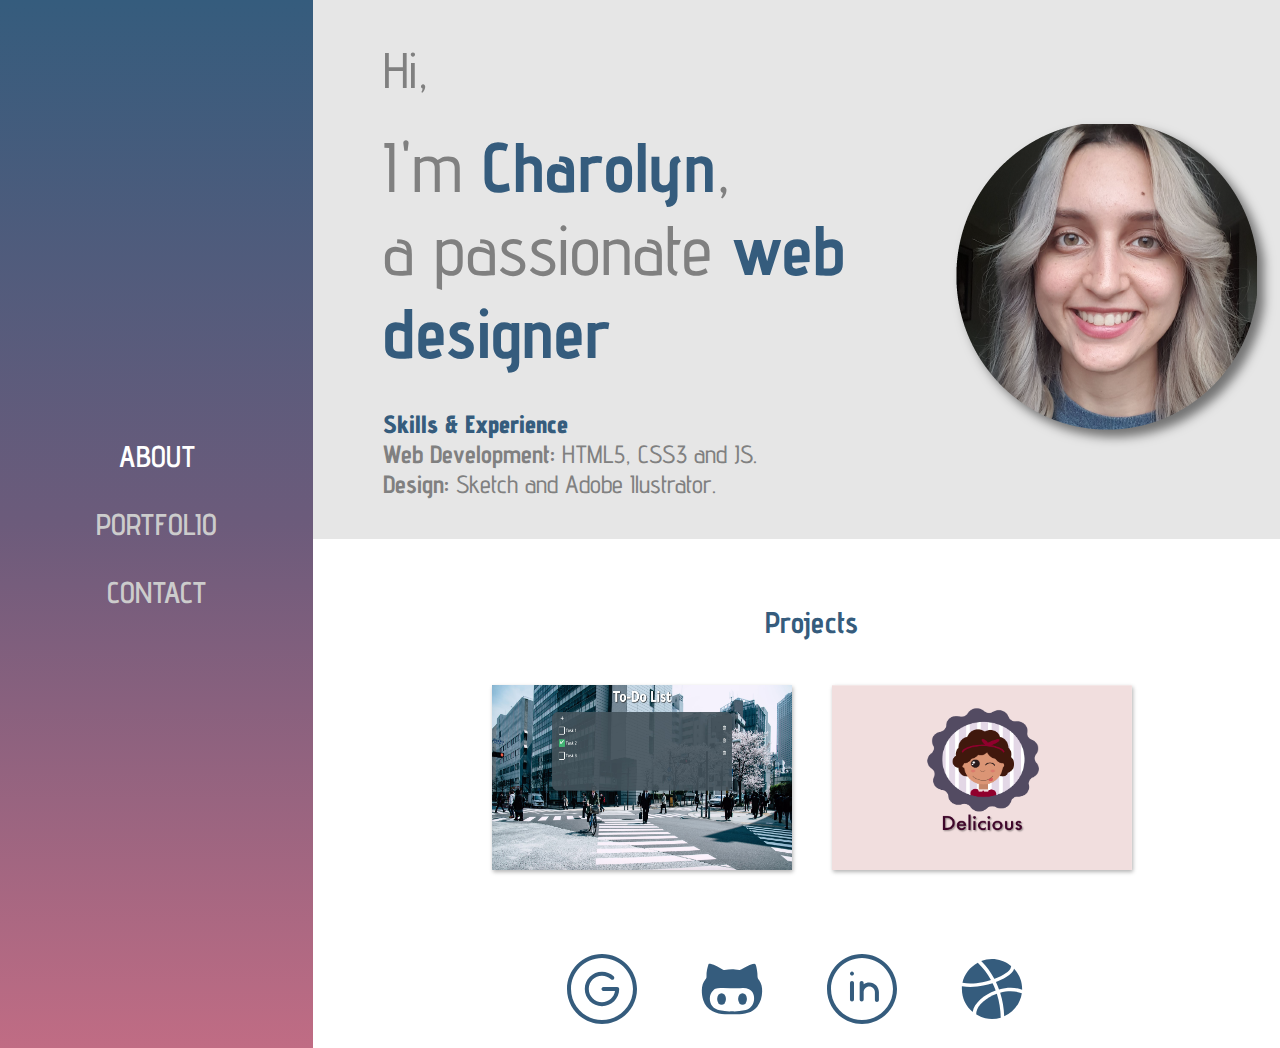
<file: index.html>
<!DOCTYPE html>
<html lang="en">

<head>
  <meta charset="UTF-8">
  <meta name="viewport" content="width=device-width, initial-scale=1.0">
  <meta http-equiv="X-UA-Compatible" content="ie=edge">
  <title>Charolyn Mendoza</title>
  <link rel="stylesheet" href="style.css">
  <link href="https://fonts.googleapis.com/css?family=Advent+Pro:300,400,500,600,700&display=swap" rel="stylesheet">
</head>

<body>

  <div class="container">

    <div class="sidebar">
      <nav>
        <ul>
          <li class="about"><a href="about.html">ABOUT</a></li>
          <li class="portfolio"><a href="#projects">PORTFOLIO</a></li>
          <li class="contact"><a href="#contact">CONTACT</a></li>
        </ul>
      </nav>
    </div>

    <div class="content">
      <p class="hi">Hi,</p>
      <p class="name">I'm <span class="charolyn">Charolyn</span>,<br>
        a passionate <span class="charolyn">web designer</span>
      </p>
      <p class="skills">
        <span class="skillsexperience">Skills & Experience</span>
        <br>
        <b>Web Development:</b> HTML5, CSS3 and JS.
        <br>
        <b>Design:</b> Sketch and Adobe Ilustrator.
      </p>
    </div>
    <div class="profile">
      <img class="profilepic" src="img/profile2.png">
    </div>

    <div class="projects">
      <h2 id="projects">Projects</h2>

      <div class="project-images">
        <div class="todo">
          <a href="https://github.com/charolynmendoza/To-Do-List"><img src="img/todo.jpg"></a>
        </div>

        <div class="design">
          <a href="https://dribbble.com/shots/6769959-Delicious"><img src="img/delicious.png"></a>
        </div>
      </div>

    </div>

    <div id="contact" class="footer">
      <a href="mailto: charolynmendoza@gmail.com"><img class="google" src="svg/google.svg"></a>
      <a href="https://github.com/charolynmendoza"><img class="github" src="svg/github-logo-face.svg"></a>
      <a href="https://www.linkedin.com/in/charolynmendoza"><img class="linkedin" src="svg/linkedin.svg"></a>
      <a href="https://dribbble.com/charolynmendoza"><img class="dribble" src="svg/dribble.svg"></a>
    </div>
    <!-- <div class="item5"><h1>5</h1></div> -->

  </div>

  <!-- Thank you to:
    <div>Icons made by <a href="https://www.freepik.com/" title="Freepik">Freepik</a> from <a href="https://www.flaticon.com/" title="Flaticon">www.flaticon.com</a> is licensed by <a href="http://creativecommons.org/licenses/by/3.0/" title="Creative Commons BY 3.0" target="_blank">CC 3.0 BY</a></div> -->

</body>

</html>
</file>
<file: style.css>
body {
  font-family: 'Advent Pro', sans-serif;
  padding: 0;
  margin: 0;
}

.container {
  height: 1080px;
  max-height: 100vh;
  display: grid;
  grid-template-areas: 
  ".item1 .item2 .item3"
  "item1 .item2 .item3"
  "item1 .item2 .item3"
  "item1 .item4 .item4";
  grid-template-columns: 1fr 2fr 1fr;
  grid-template-rows: repeat(7, auto);
  grid-auto-flow: row;
  grid-gap: 0px;
}

/* Sidebar */

.sidebar {
  grid-column: 1;
  grid-row-start: 1;
  grid-row-end: 8;
  /* background: linear-gradient(to top, #292E49, #536976, #BBD2C5); */
  background: linear-gradient(to top, #C06C84, #6C5B7B, #355C7D);
  display: flex;
  align-items: center;
  justify-content: center;
}

.sidebar ul {
  padding: 0;
}

.sidebar li{
  list-style: none;
  text-align: center;
  margin: 2em;
  font-weight: 600;
}

.about a {
  text-decoration: none;
  font-size: 30px;
  color: #ffffff;
}

.portfolio a {
  text-decoration: none;
  font-size: 30px;
  color: #cccccc;
}

.contact a {
  text-decoration: none;
  font-size: 30px;
  color: #cccccc;
}

/* Content */

.content {
  grid-column: 2;
  grid-row-start: 1;
  grid-row-end: 4;
  background-color: #E6E6E6;
  display: flex;
  flex-flow: row wrap;
  justify-content: center;
  flex-direction: column;
  padding: 40px;
  padding-left: 70px;
}

.hi {
  font-size: 50px;
  color: #808080;
  font-weight: 500;
  margin: 0px;
  margin-bottom: 0.5em;
}

.name {
  font-size: 70px;
  color: #808080;
  font-weight: 500;
  margin: 0;
  margin-bottom: 0.5em;
}

.charolyn {
  color: #355C7D;
  font-weight: 700;
}

.skills {
  font-weight: 500;
  font-size: 25px;
  color: #808080;
  margin: 0;
}

.skillsexperience {
  color: #355C7D;
  font-weight: 800;
  padding-bottom: 0.3em;
}

.profile {
  grid-column: 3;
  grid-row-start: 1;
  grid-row-end: 4;
  background-color: #E6E6E6;
  display: flex;
  align-items: center;
}

.profilepic {
  padding-top: 30px;
}

/* projects */

.projects {
  grid-column-start: 2;
  grid-column-end: 4;
  grid-row-start: 5;
  grid-row-end: 6;
  background-color: #ffffff;
  display: flex;
  flex-flow: row wrap;
  justify-content: center;
  align-items: center;
  flex-direction: column;
  padding: 40px;
  padding-left: 70px;
}

.projects h2 {
  color: #355C7D;
  font-size: 30px; 
}

.project-images {
  display: flex;
  flex-direction: row;
}

@media only screen and (max-width: 600px) {
  .project-images {flex-direction: column;}
}

.todo {
  display: inline-block;
  margin: 20px;
}

.design {
  display: inline-block;
  margin: 20px;
}

.todo a img {
  width: 300px;
  height: 185px;
  box-shadow: 1px 2px 4px rgba(0, 0, 0, .3);
}

.design a img {
  width: 300px;
  height: 185px;
  box-shadow: 1px 2px 4px rgba(0, 0, 0, .3);
}

/* Footer */

.footer {
  grid-column-start: 2;
  grid-column-end: 4;
  grid-row: 7;
  background-color: #ffffff;
  display: flex;
  align-items: center;
  justify-content: center;
  padding: 20px;
}

.google {
  width: 70px;
  height: 70px;
  margin: auto 30px;
}

.github {
  width: 70px;
  height: 60.361px;
  margin: auto 30px;
}

.linkedin {
  width: 70px;
  height: 70px;
  margin: auto 30px;
}

.dribble {
  width: 70px;
  height: 60.361px;
  margin: auto 30px;
}
</file>
